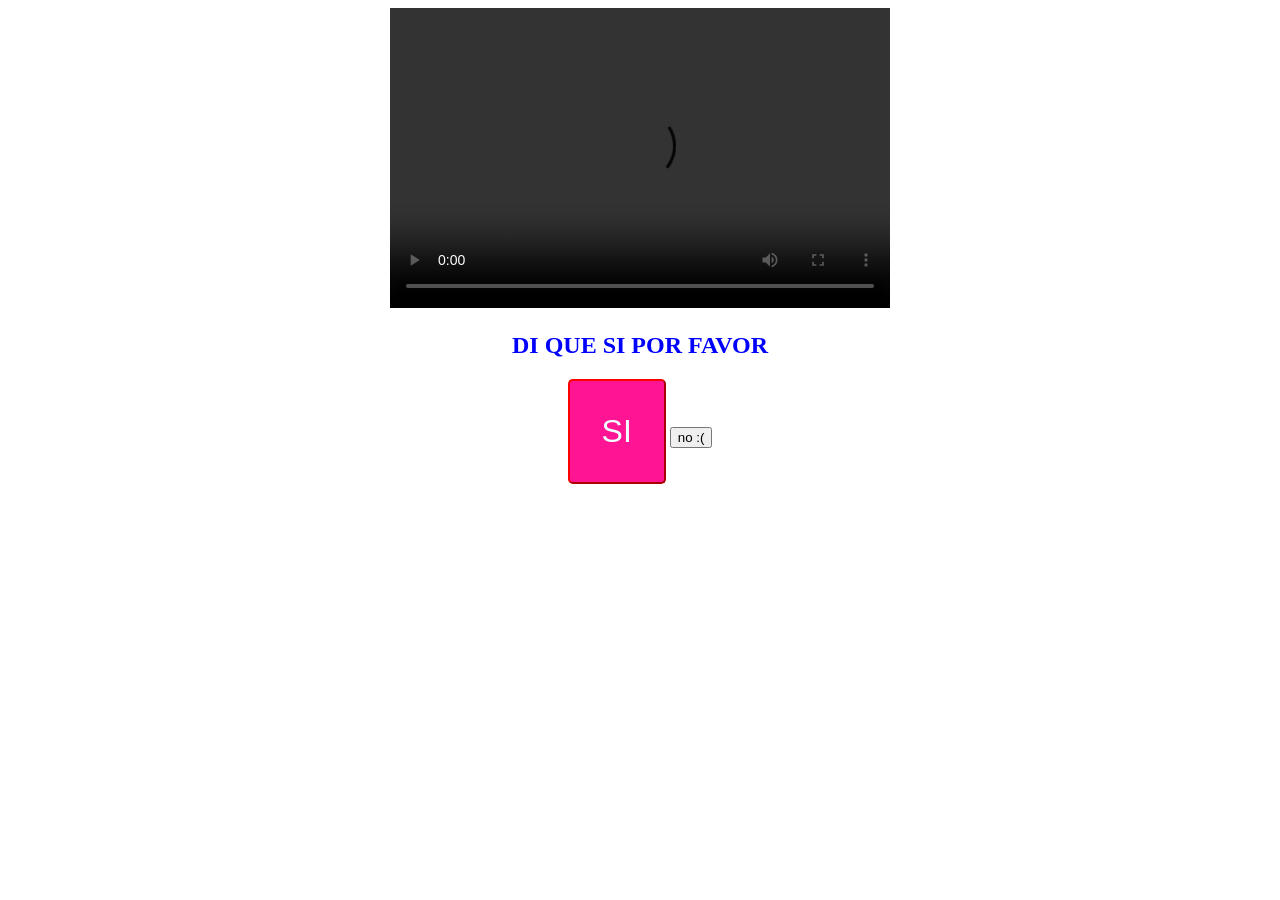
<file: amarre/index.html>
<!DOCTYPE html>
<html lang="en">
<head>
    <meta charset="UTF-8">
    <meta http-equiv="X-UA-Compatible" content="IE=edge">
    <meta name="viewport" content="width=device-width, initial-scale=1.0">
    <title>¿Quières ser mi novia?</title>
    <link rel="stylesheet" href="./index.css">
    <script src="./AntesDelBody.js"></script>
</head>
<body>
    <article>
        <section class="modo_sex">
            <h1>MODO SEX ATIVADO</h1>
            <img src="./Media/patricio.jpg" alt="sexAct">
        </section>
        <video width="500" height="300" controls loop>
            <source src="./Media/video.mp4" type="video/mp4">
            NO SE PUEDE VER ESTE VIDEO
        </video>
        <h1>DI QUE SI POR FAVOR</h1>
        <button id="btnS">SI</button>
        <button id="btnN">no :(</button>
    </article>
</body>
    <script src="./index.js"></script>
</html>
</file>
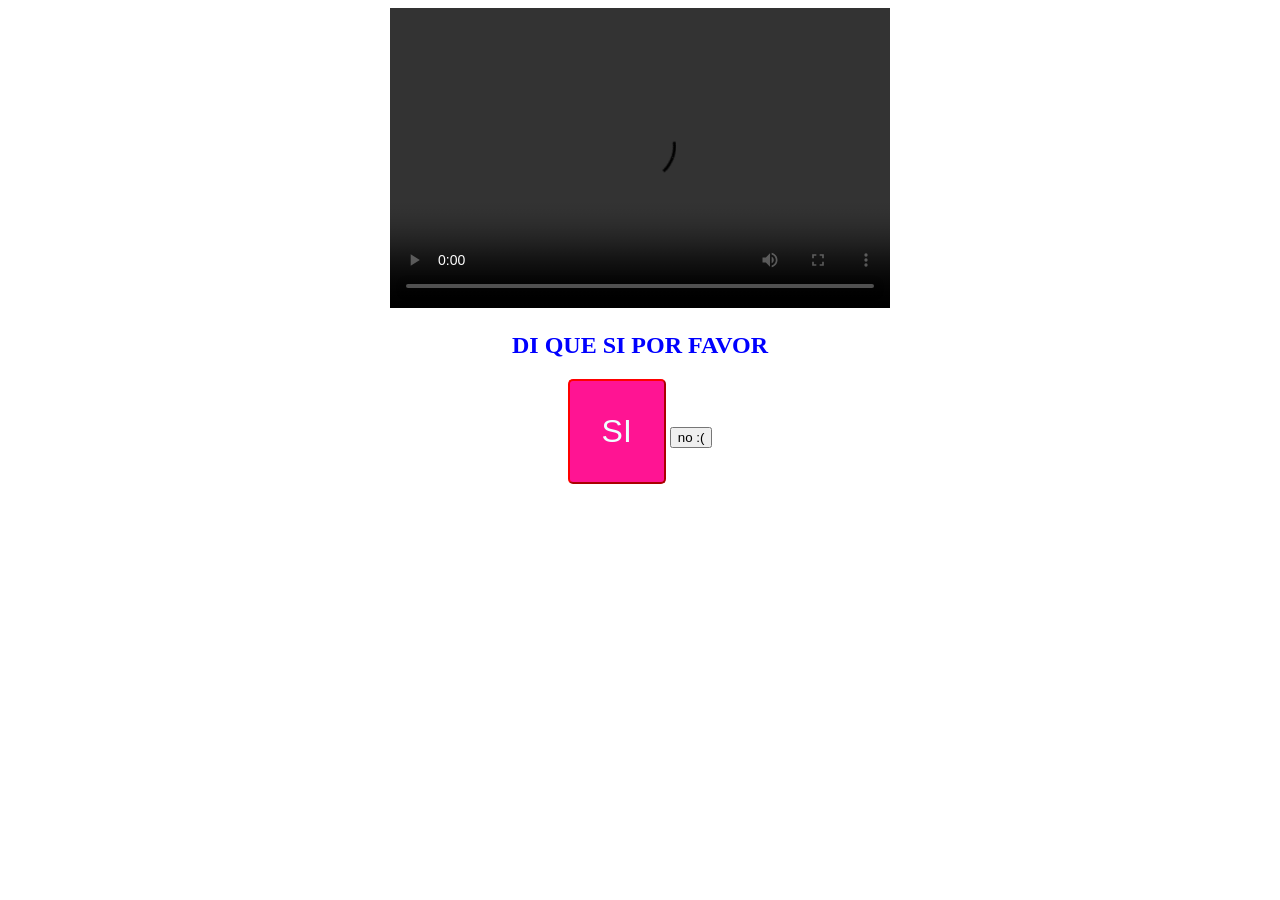
<file: HTML/index.html>
<!DOCTYPE html>
<html lang="en">
<head>
    <meta charset="UTF-8">
    <meta http-equiv="X-UA-Compatible" content="IE=edge">
    <meta name="viewport" content="width=device-width, initial-scale=1.0">
    <title>¿Quières ser mi novia?</title>
    <link rel="stylesheet" href="../CSS/index.css">
    <script src="../JS/AntesDelBody.js"></script>
</head>
<body>
    <article>
        <section class="modo_sex">
            <h1>MODO SEX ATIVADO</h1>
            <img src="../Imagenes/Media/patricio.jpg" alt="sexAct">
        </section>
        <video width="500" height="300" controls loop>
            <source src="../Imagenes/Media/video.mp4" type="video/mp4">
            NO SE PUEDE VER ESTE VIDEO
        </video>
        <h1>DI QUE SI POR FAVOR</h1>
        <button id="btnS">SI</button>
        <button id="btnN">no :(</button>
    </article>
</body>
    <script src="../JS/index.js"></script>
</html>
</file>
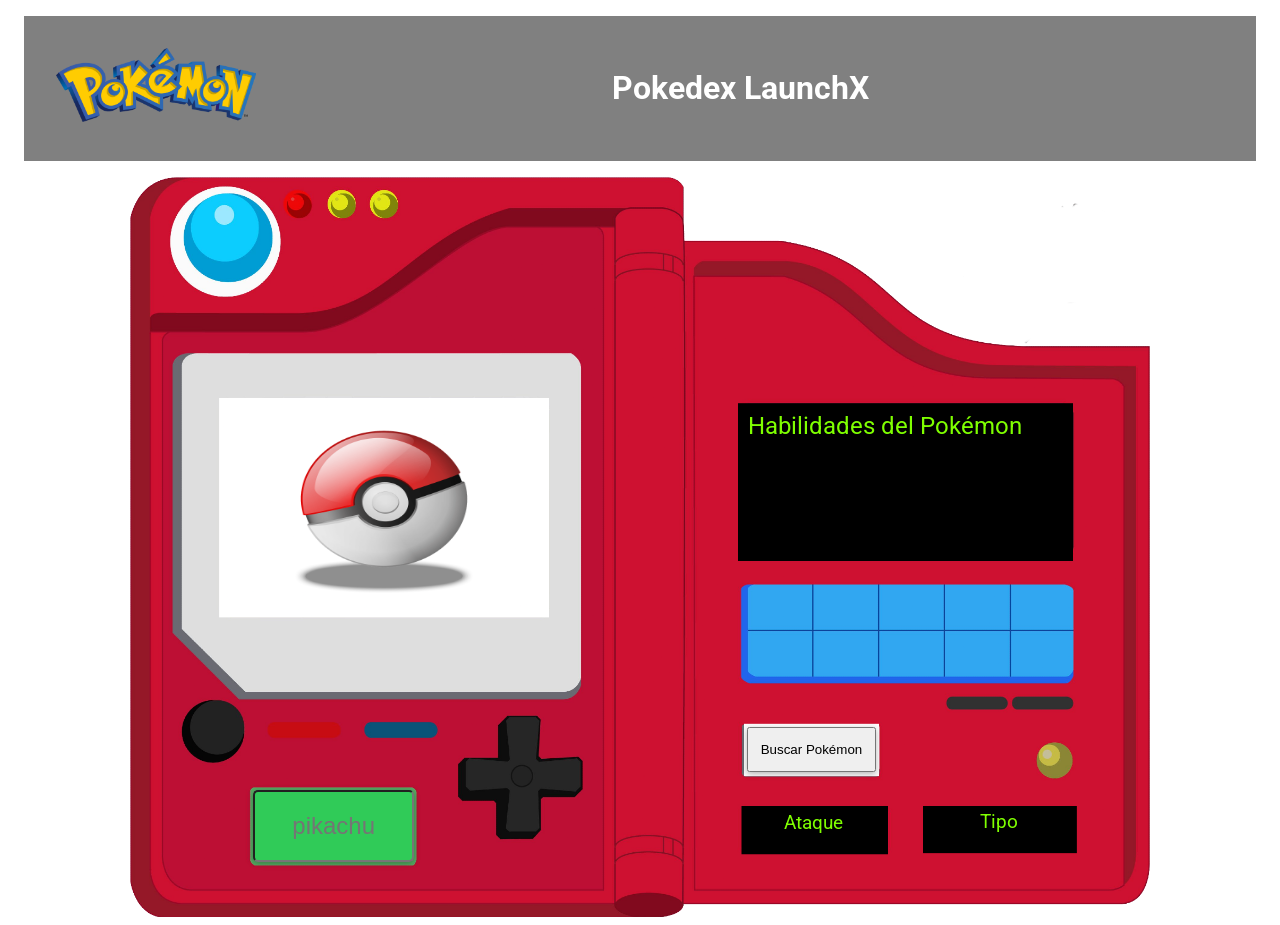
<file: HTML/Pokedex.html>
<!DOCTYPE html>
<html lang="en">
<head>
    <meta charset="UTF-8">
    <meta http-equiv="X-UA-Compatible" content="IE=edge">
    <meta name="viewport" content="width=device-width, initial-scale=1.0">
    <link rel="preconnect" href="https://fonts.googleapis.com">
    <link rel="preconnect" href="https://fonts.gstatic.com" crossorigin>
    <link href="https://fonts.googleapis.com/css2?family=Roboto:wght@400;700&display=swap" rel="stylesheet">
    <title>Pokedex LaunchX</title>
    <link rel="stylesheet" href="../CSS/Pokedex.css">    
</head>
<body>
    <header>
        <img src="../Imagenes/Pokedex/Pokémon.png" alt="pokedex">
        <h1>Pokedex LaunchX</h1>
    </header>
    <article class="container">
        <div class="pokephoto">
            <img src="../Imagenes/Pokedex/pokeball.png" alt="Pokemon" id="pokeImg" width="220px" height="220px">
            <input type="text" placeholder="pikachu" id="pokeName" name="pokeName">
        </div>
        <div class="pokeinfo">
            <div id="pokedata">Habilidades del Pokémon</div>
            <button onclick="fetchPokemon()">Buscar Pokémon</button>
            <div id="pokedataA">Ataque</div>
            <div id="pokedataT">Tipo</div>
        </div>
    </article>
</body>
<footer>
    <script src="../JS/Pokedex.js"></script>
</footer>
</html>
</file>
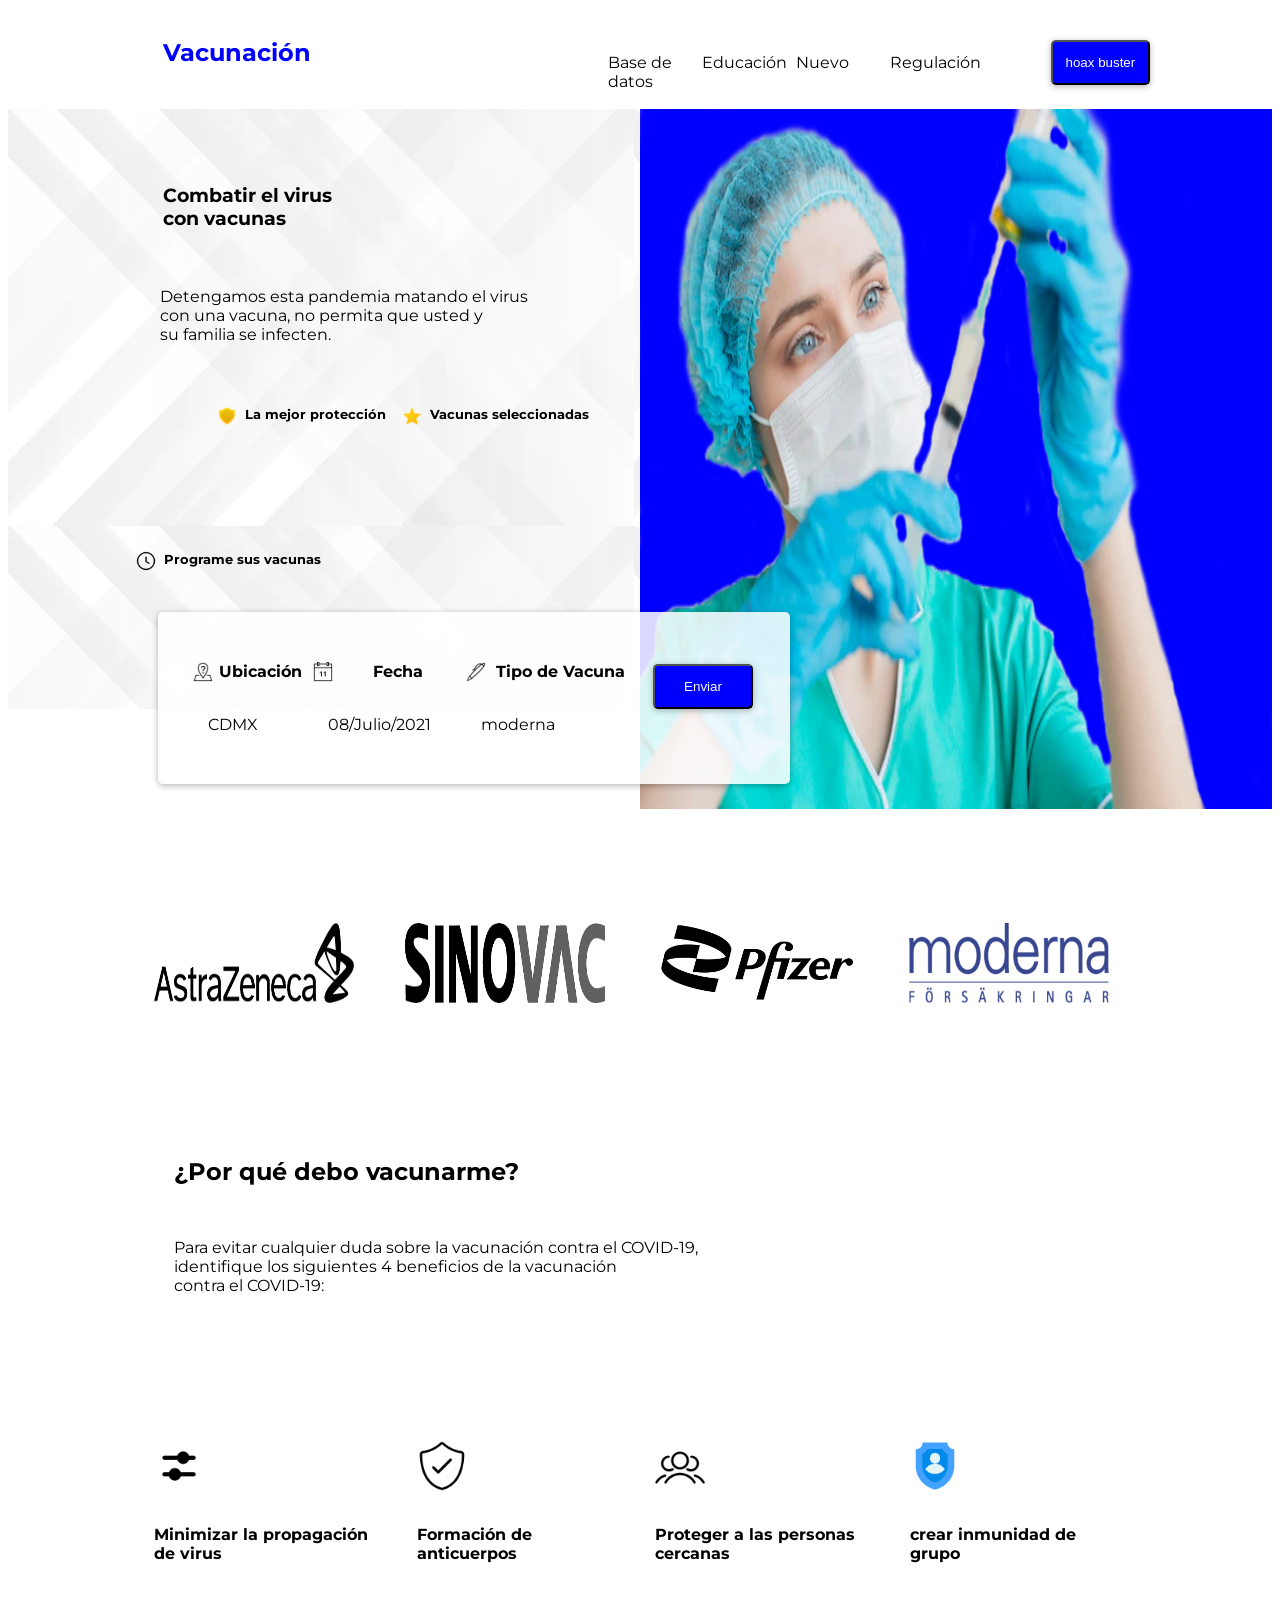
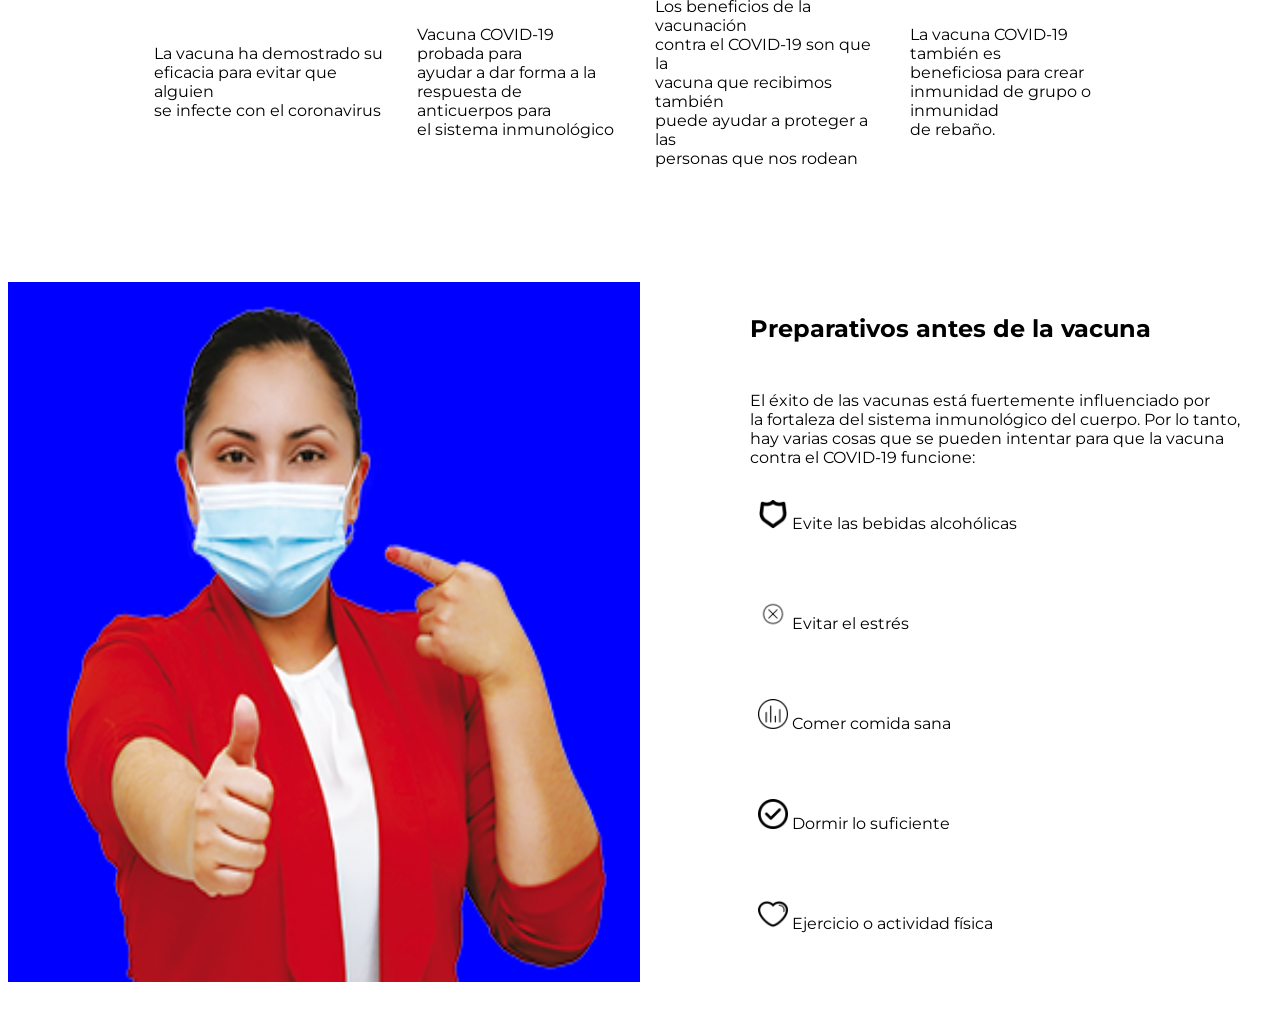
<file: HTML/Vacunacion.html>
<!DOCTYPE html>
<html lang="en">
<head>
    <meta charset="UTF-8">
    <meta http-equiv="X-UA-Compatible" content="IE=edge">
    <meta name="viewport" content="width=device-width, initial-scale=1.0">
    <link rel="preconnect" href="https://fonts.googleapis.com">
    <link rel="preconnect" href="https://fonts.gstatic.com" crossorigin>
    <link href="https://fonts.googleapis.com/css2?family=Montserrat:wght@400;700&display=swap" rel="stylesheet"> 
    <link rel="stylesheet" href="../CSS/Vacunacion.css">
    <title>Vacunación</title>
</head>
<body>
    <header>
        <section>
            <h1>Vacunación</h1>
            <button type="submit">hoax buster</button>
            <a href="#Regulacion">Regulación</a>
            <a href="#Nuevo">Nuevo</a>
            <a href="#Educacion">Educación</a>
            <a href="#database">Base de datos</a>
        </section>
    </header>
    <article>
        <section>
            <div>
                <img src="../Imagenes/Vacunacion/vacuna.png" alt="Vacuna">
            </div>
            <div>
                <h1>Combatir el virus <br> con vacunas</h1>
                <p>Detengamos esta pandemia matando el virus<br>
                con una vacuna, no permita que usted y<br>
                su familia se infecten.</p>
            </div>
            <div class="programa">
                <h5><img class="icons" src="../Imagenes/Vacunacion/Iconos/reloj.png" alt="reloj">Programe sus vacunas</h5>
            </div>
            <div class="parrafo">
                <h5><img class="icons" src="../Imagenes/Vacunacion/Iconos/escudo.png" alt="vacunas">La mejor protección</h5class=>
            </div>
            <div class="parrafo">
                <h5><img class="icons" src="../Imagenes/Vacunacion/Iconos/estrella.png" alt="estrella">Vacunas seleccionadas</h5>
            </div>
        </section>
        <section>
            <table class="tabla">
                <tr>
                    <th><img class="icontab" src="../Imagenes/Vacunacion/Iconos/ubicacion.png" alt="ubicacion"> Ubicación</th>
                    <th><img class="icontab" src="../Imagenes/Vacunacion/Iconos/calendario.png" alt="">Fecha</th>
                    <th><img class="icontab" src="../Imagenes/Vacunacion/Iconos/bolígrafo.png" alt="">Tipo de Vacuna</th>
                    <th><button class="boton" type="submit">Enviar</button></th>
                </tr>
                <tr>
                    <td>CDMX</td>
                    <td>08/Julio/2021</td>
                    <td>moderna</td>
                </tr>
            </table>    
        </section>
    </article>
    <section>
        <table class="marcas">
            <tr>
                <th><img class="logos" src="../Imagenes/Vacunacion/Logos/astrazeneca.png" alt="AztraZeneca"></th>
                <th><img class="logos" src="../Imagenes/Vacunacion/Logos/sinovac.png" alt="Sinovac"></th>
                <th><img class="logos" src="../Imagenes/Vacunacion/Logos/pfizer.png" alt="Pfizer"></th>
                <th><img class="logos" src="../Imagenes/Vacunacion/Logos/moderna.png" alt="moderna"></th>
            </tr>
        </table>
    </section>
    <section>
        <h1 class="vacunar">¿Por qué debo vacunarme?</h1>
        <p class="vacunar">Para evitar cualquier duda sobre la vacunación contra el COVID-19,<br>
            identifique los siguientes 4 beneficios de la vacunación<br>
            contra el COVID-19:</p>
    </section>
    <section>
        <table class="marcas">
            <tr>
                <td><img class="logotabla" src="../Imagenes/Vacunacion/Iconos/filtrar.png" alt="filtrar"></td>
                <td><img class="logotabla" src="../Imagenes/Vacunacion/Iconos/antivirus.png" alt="antivirus"></td>
                <td><img class="logotabla" src="../Imagenes/Vacunacion/Iconos/grupos.png" alt="grupos"></td>
                <td><img class="logotabla" src="../Imagenes/Vacunacion/Iconos/secure.png" alt="secure"></td>
            </tr>
            <tr>
                <th>Minimizar la propagación de virus</th>
                <th>Formación de anticuerpos</th>
                <th>Proteger a las personas cercanas</th>
                <th>crear inmunidad de grupo</th>
            </tr>
            <tr>
                <td>La vacuna ha demostrado su <br> 
                    eficacia para evitar que alguien <br> 
                    se infecte con el coronavirus</td>
                <td>Vacuna COVID-19 probada para <br> 
                    ayudar a dar forma a la <br> 
                    respuesta de anticuerpos para <br> 
                    el sistema inmunológico</td>
                <td>Los beneficios de la vacunación <br> 
                    contra el COVID-19 son que la <br> 
                    vacuna que recibimos también <br>
                     puede ayudar a proteger a las <br> 
                     personas que nos rodean</td>
                <td>La vacuna COVID-19 también es <br> 
                    beneficiosa para crear <br> 
                    inmunidad de grupo o inmunidad <br> 
                    de rebaño.</td>
            </tr>
        </table>
    </section>
    <section>
        <div class="preparativos">
            <h1>Preparativos antes de la vacuna</h1>
            <p>El éxito de las vacunas está fuertemente influenciado por <br>
                la fortaleza del sistema inmunológico del cuerpo. Por lo tanto,<br>
                hay varias cosas que se pueden intentar para que la vacuna<br>
                contra el COVID-19 funcione:</p> 
            <ol>            
                <li><a href="#estres"><img src="../Imagenes/Vacunacion/Iconos/proteger.png"> Evite las bebidas alcohólicas</a></li>
                <li><a href="#estres"><img src="../Imagenes/Vacunacion/Iconos/cerrar.png" alt="cerrar"> Evitar el estrés</a></li>
                    <!--<ul>
                        <li id="estres">El estrés tiene un efecto profundo en el trabajo inmunológico.<br>
                            Además, el estrés prolongado puede aumentar el cortisol<br>
                            la producción y el estrés oxidativo en el cuerpo.</li>
                    </ul>-->
                    
                <li><a href="#estres"><img src="../Imagenes/Vacunacion/Iconos/ecualizador.png" alt="ecualizador"> Comer comida sana</a></li>
                <li><a href="#estres"><img src="../Imagenes/Vacunacion/Iconos/cheque.png" alt="cheque"> Dormir lo suficiente</a></li>
                <li><a href="#estres"><img src="../Imagenes/Vacunacion/Iconos/corazon.png" alt="corazon"> Ejercicio o actividad física</a></li>
            </ol>
        </div>
        <div>
            <img src="../Imagenes/Vacunacion/Persona.png" alt="persona">
        </div>
    </section>

</body>
</html>
</file>
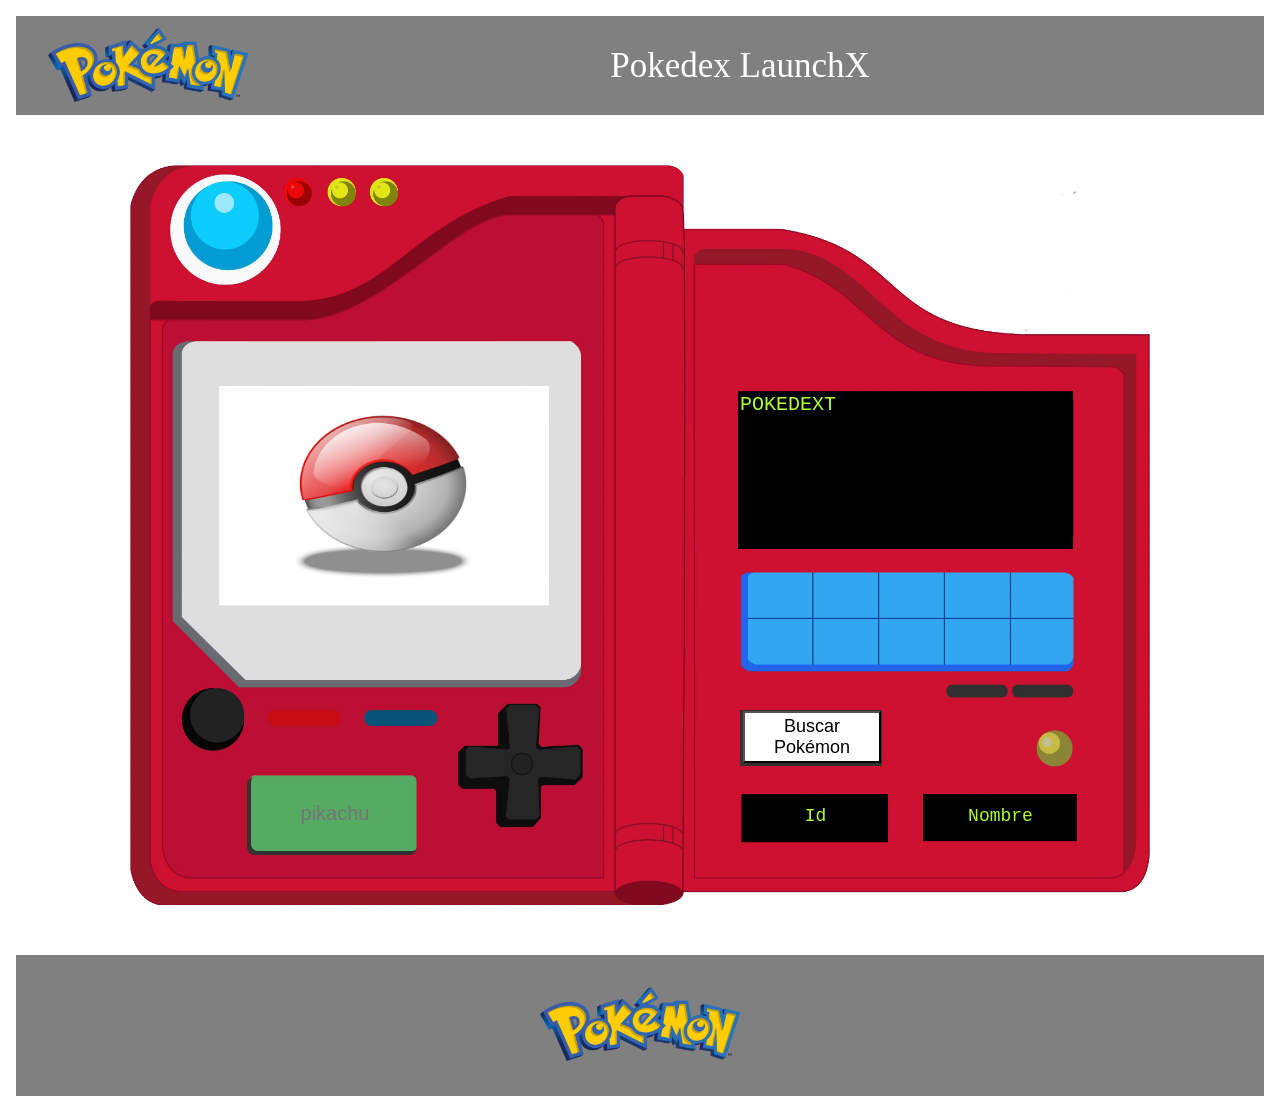
<file: pokedex/Pokedex.html>
<!DOCTYPE html>
<html lang="en">
<head>
    <meta charset="UTF-8">
    <title>Pokedex LaunchX</title>
    <link rel="stylesheet" href="./css/reset.css">
    <link rel="stylesheet" href="./css/Pokedex.css">    
</head>
<body>
    <header>
        <img src="./Pokedex/Pokémon.png" alt="pokedex">
        <h1>Pokedex LaunchX</h1>
    </header>
    <main class="container">
        <div class="pokephoto">
            <img src="./Pokedex/pokeball.png" alt="Pokemon" id="pokeImg" width="220px" height="220px">
            <input type="text" placeholder="pikachu" id="pokeName" name="pokeName">
        </div>
        <div class="pokeinfo">
            <textarea disabled id="pokedata" cols="30" rows="10">POKEDEXT</textarea>
            <button class="btn" onclick="fetchPokemon()">Buscar Pokémon</button>
            <textarea disabled class="dato" id="pokeid" cols="30" rows="10">Id</textarea>
            <textarea disabled class="dato" id="pokeNomb" cols="30" rows="10">Nombre</textarea>
        </div>
    </main>

    <footer>
        <img src="./Pokedex/Pokémon.png" alt="pokedex">
    </footer>
</body>
<script src="./js/Pokedex.js"></script>
</html>
</file>
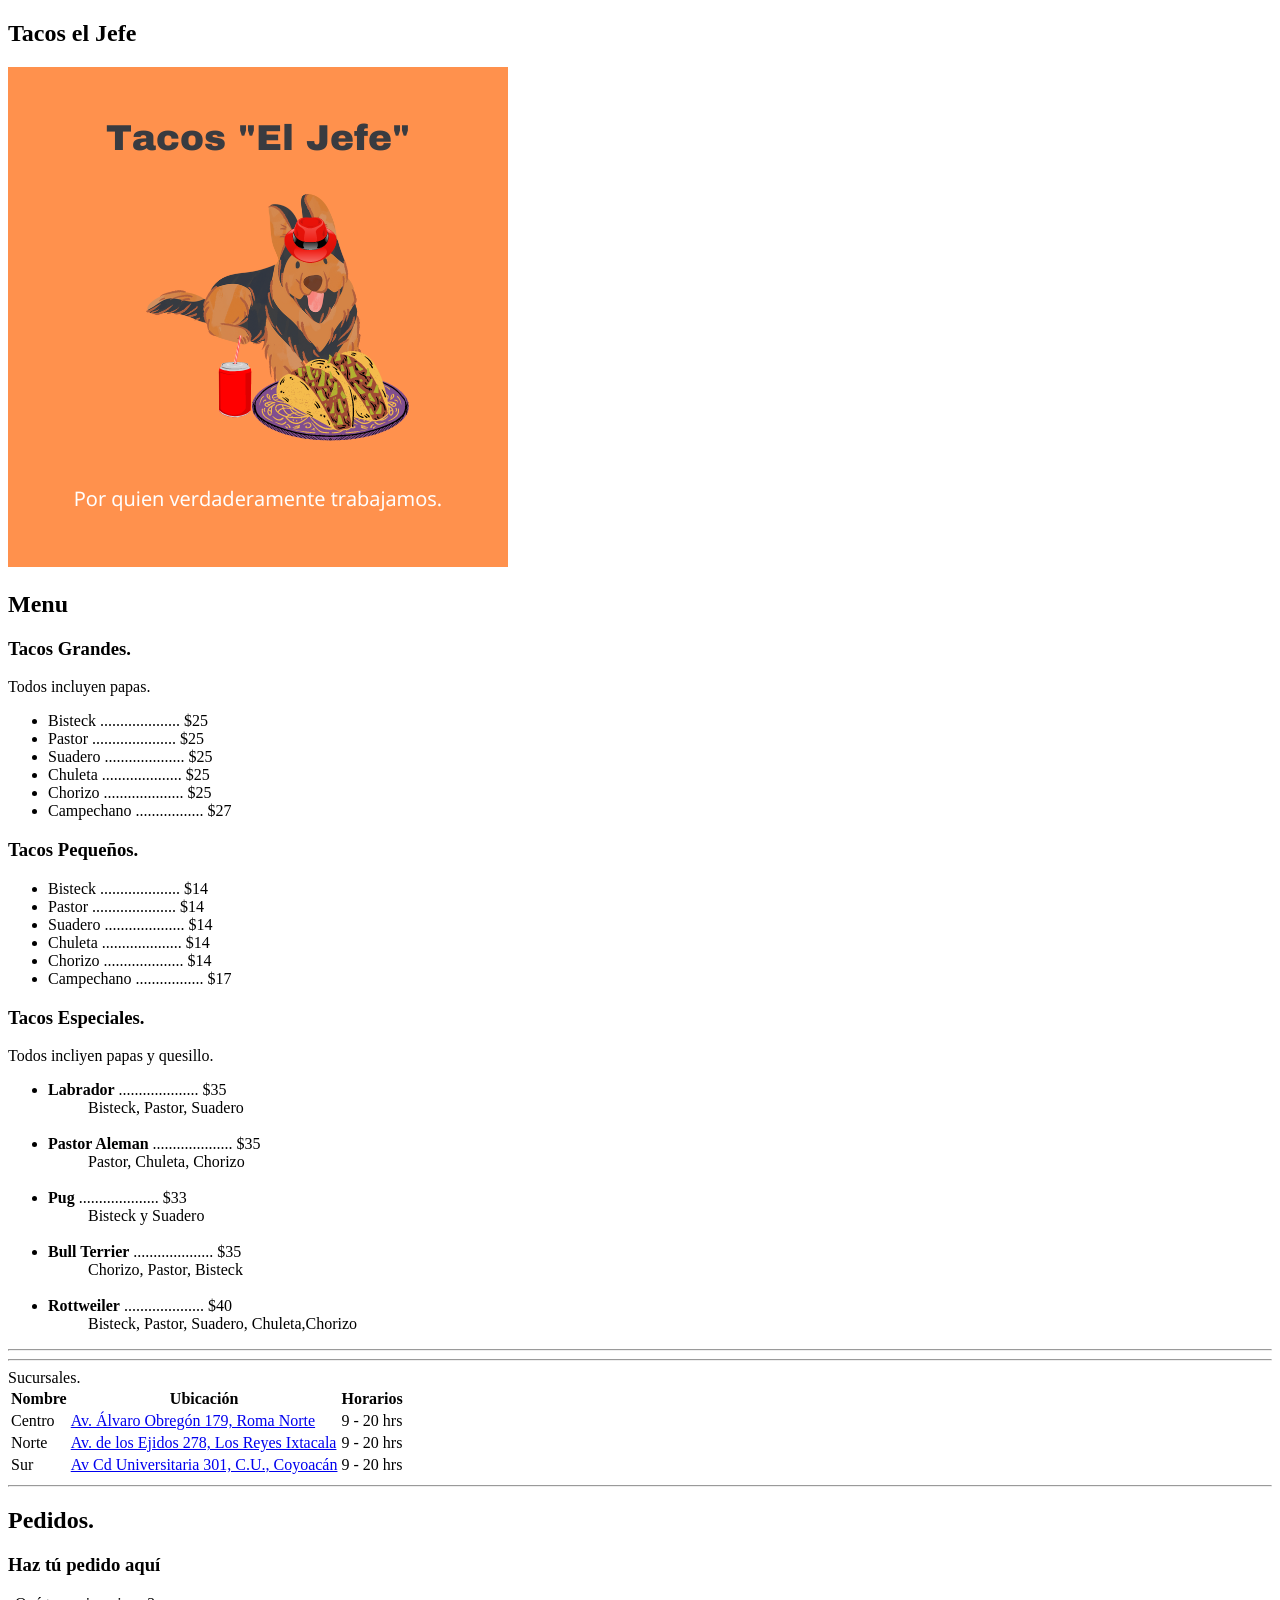
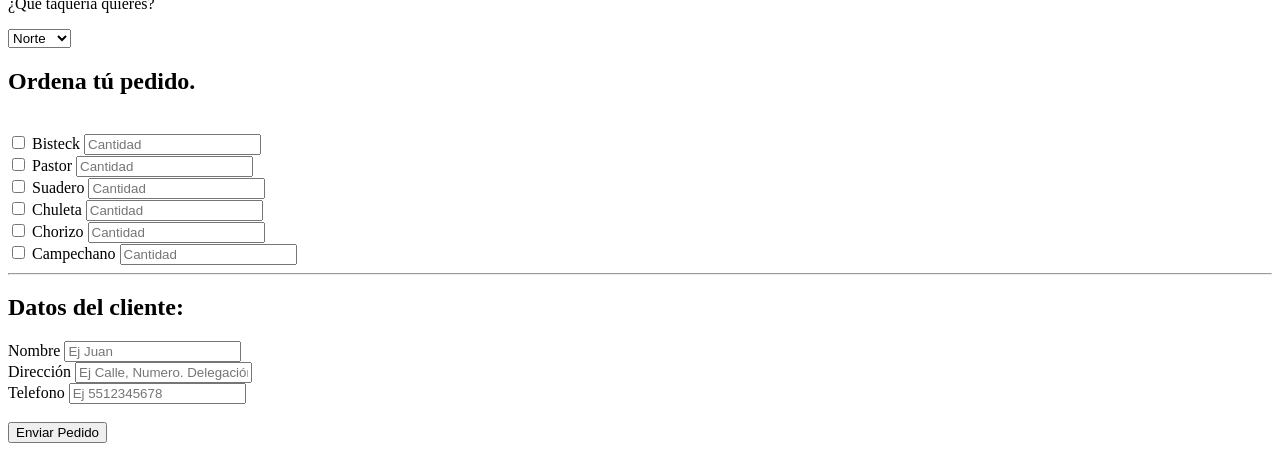
<file: TacosElJefe/TacosElJefe.html>
<!DOCTYPE html>
<html>
<head>
    <meta charset="UTF-8">
    <meta http-equiv="X-UA-Compatible" content="IE=edge">
    <meta name="viewport" content="width=device-width, initial-scale=1.0">
    <title>Tacos el Jefe</title>
</head>
<body>
    <!-- Headings -->
    <section>
        <h1>Tacos el Jefe</h1>

        <img src="./Imagenes/TacosElJefe.png" alt="Logo Tacos el Jefe"/>
    </section>
    
    <section>
        <h2> Menu </h2>
        <h3> Tacos Grandes.</h3>
        <p>Todos incluyen papas.</p>
        <ul>
            <li>Bisteck .................... $25</li>
            <li>Pastor ..................... $25</li>
            <li>Suadero .................... $25</li>
            <li>Chuleta .................... $25</li>
            <li>Chorizo .................... $25</li>
            <li>Campechano ................. $27</li>
        </ul>
        <h3>Tacos Pequeños.</h3>
        <ul>
        <li>Bisteck .................... $14</li>
        <li>Pastor ..................... $14</li>
        <li>Suadero .................... $14</li>
        <li>Chuleta .................... $14</li>
        <li>Chorizo .................... $14</li>
        <li>Campechano ................. $17</li>
        </ul>   
        <h3>Tacos Especiales.</h3>
        <p>Todos incliyen papas y quesillo.</p>

        <ul>
        <li><b>Labrador </b> .................... $35</li>
        <dd>Bisteck, Pastor, Suadero</dd><br>
        <li><b>Pastor Aleman </b> .................... $35</li>
        <dd>Pastor, Chuleta, Chorizo</dd><br>
        <li><b>Pug </b> .................... $33</li>
        <dd>Bisteck y Suadero</dd><br>
        <li><b>Bull Terrier</b> .................... $35</li>
        <dd>Chorizo, Pastor, Bisteck</dd><br>
        <li><b>Rottweiler</b> .................... $40</li>
        <dd>Bisteck, Pastor, Suadero, Chuleta,Chorizo</dd>
        </ul> 
    </section>

    <hr>
    
    <section>
        <hr>Sucursales.</hr>
        <table>
            <tr>
                <th>Nombre</th>
                <th>Ubicación</th>
                <th>Horarios</th>
            </tr>
            <tr>
                <td>Centro</td>
                <td><a href ="https://g.page/taqueria-orinoco?share" target="_blank"> Av. Álvaro Obregón 179, Roma Norte </a> </a></td>
                <td>9 - 20 hrs</td>
            </tr>
            <tr>
                <td>Norte</td>
                <td><a href="https://g.page/MiPan-mx?share" target="_blank"> Av. de los Ejidos 278, Los Reyes Ixtacala </a></td>
                <td>9 - 20 hrs</td>
            </tr>
            <tr>
                <td>Sur</td>
                <td><a href="https://goo.gl/maps/KgkuVTfgwRZyRM7r7" target="_blank"> Av Cd Universitaria 301, C.U., Coyoacán </a></td>
                <td>9 - 20 hrs</td>
            </tr>
        </table>
    </section>
    
    <hr>

    <section>
        <h2>Pedidos.</h2>
        <h3>Haz tú pedido aquí</h3>

        <p>¿Qué taqueria quieres?</p>
        <form action="">
            <select>
                <option value="Norte">Norte</option>
                <option value="Centro">Centro</option>
                <option value="Sur">Sur</option>
            </select>
        </form>

        <h2>Ordena tú pedido.</h2><br>
        <input type="checkbox" id="Bisteck" name="Bisteck" value="Bisteck">
        <label for="Bisteck">Bisteck</label>
        <input type="number" id="BisteckNumber" name="BisteckNumber" placeholder="Cantidad">
        <br>
        <input type="checkbox" id="Pastor" name="Pastor" value="Pastor">
        <label for="Pastor">Pastor</label>
        <input type="Number" id="PastorNumber" name="PastorNumber" placeholder="Cantidad">
        <br>
        <input type="checkbox" id="Suadero" name="Suadero" value="Suadero">
        <label for="Suadero">Suadero</label>
        <input type="Number" id="SuaderoNumber" name="SuaderoNumber" placeholder="Cantidad">
        <br>
        <input type="checkbox" id="Chuleta" name="Chuleta" value="Chuleta">
        <label for="Chuleta">Chuleta</label>
        <input type="Number" id="ChuletaNumber" name="ChuletaNumber" placeholder="Cantidad">
        <br>
        <input type="checkbox" id="Chorizo" name="Chorizo" value="Chorizo">
        <label for="Chorizo">Chorizo</label>
        <input type="Number" id="ChorizoNumber" name="ChorizoNumber" placeholder="Cantidad">
        <br>
        <input type="checkbox" id="Campechano" name="Campechano" value="Campechano">
        <label for="Campechano">Campechano</label>
        <input type="Number" id="CampechanoNumber" name="CampechanoNumber" placeholder="Cantidad">
    </section>

    <hr>

    <section>
    <h2>Datos del cliente:</h2>
    <label for="Nombre">Nombre</label>
    <input type="text" id="Nombre" name="Nombre" placeholder="Ej Juan">
    <br>
    <label for="Dirección">Dirección</label>
    <input type="text" id="Dirección" name="Dirección" placeholder="Ej Calle, Numero. Delegación">
    <br>
    <label for="Telefono">Telefono</label>
    <input type="text" id="Telefono" name="Telefono" placeholder="Ej 5512345678">
    <br><br>

    <button type="submit">Enviar Pedido</button>
    <br><br>
    </section>
</body>
</html>
</file>
<file: amarre/index.css>
article {
    text-align: center;
    margin: 0 auto;
}
button:hover {
    cursor: pointer;
}

h1 {
    color: blue;
}

.modo_sex {
    height: 2000px;
    position: absolute;
    display: none;
    width: 100%;
    background-color: red;
}

#btnS {
    background-color: deeppink;
    border-color: red;
    color: azure;
    font-size: xx-large;
    padding: 32px;
    text-align: center;
    border-radius: 5px;
}

.modo_sex img {
    width: 700px;
}
</file>
<file: CSS/index.css>
article {
    text-align: center;
    margin: 0 auto;
}
button:hover {
    cursor: pointer;
}

h1 {
    color: blue;
}

.modo_sex {
    height: 2000px;
    position: absolute;
    display: none;
    width: 100%;
    background-color: red;
}

#btnS {
    background-color: deeppink;
    border-color: red;
    color: azure;
    font-size: xx-large;
    padding: 32px;
    text-align: center;
    border-radius: 5px;
}

.modo_sex img {
    width: 700px;
}
</file>
<file: CSS/Pokedex.css>
html {
    font-family: 'Roboto', sans-serif;
}

header {
    background: grey;
    padding: 2rem;
    margin: 1rem;
}

header img {
    width: 200px;
    float: left;
    position: relative;
}

header h1 {
    text-align: center;
    color: white;
}

.container {
    background-image: url(../Imagenes/Pokedex/pokedex.png);
    background-size: 1020px;
    display: flex;
    width: 1020px;
    height: 740px;
    margin: 0 auto;
}

.pokephoto {
    width: 740px;
    height: 740px;
}

.pokeinfo {
    width: 700px;
    height: 740px;
}

.pokephoto img {
    padding-left: 9rem;
    padding-top: 14rem;
}

input {
    background-color: #30CB58;
    border-radius: 5px;
    color: white;
    text-align: center;
    font-size: x-large;
    width: 153px;
    height: 66px;
    margin-left: 7.7rem;
    margin-top: 10.3rem;
    box-shadow: 0 0.1rem 0.4rem rgba(0,0,0,0.3);    
    transition: box-shadow 0.3s ease;
    cursor: pointer;
}


#pokedata {
    background-color: transparent;
    color: chartreuse;
    font-size: x-large;
    width: 315px;
    height: 142px;
    margin-top: 235px;
    margin-left: 94px;
}

button {
    width: 129px;
    height: 45px;
    margin-left: 5.8rem;
    margin-top: 10.8rem;
    box-shadow: 0 0.1rem 0.4rem rgba(0,0,0,0.3);
    transition: box-shadow 0.3s ease;
    cursor: pointer;
    float: left;
}


#pokedataA {
    background-color: transparent;
    text-align: center;
    color: chartreuse;
    font-size: larger;
    width: 138px;
    height: 40px;
    margin-top: 257px;
    margin-left: -131px;
    float: left;
}
#pokedataT {
    background-color: transparent;
    text-align: center;
    color: chartreuse;
    font-size: larger;
    width: 145px;
    height:40px;
    margin-top: 256px;
    margin-left: 44px;
    float:left;
}
</file>
<file: CSS/Vacunacion.css>
html {
    font-family: 'Montserrat', sans-serif;
}

header {
    height: 6rem;
}

header h1 {
    color: blue;
    text-align: justify;
    float: left;
    margin: 5px;
    position: relative;
    left: 150px;
    top: 25px;
}

header a {
    text-decoration: none;
    float: right;
    margin: 15px;
    position: relative;
    width: 4rem;
    right: 200px;
    top: 30px;
}

header button{
    background-color: blue;
    padding: 0.8rem;
    color: white;
    float: right;
    margin: 2px;
    position: relative;
    right: 120px;
    top: 30px;
    box-shadow: 0 0.1rem 0.4rem rgba(0,0,0,0.3);
    border-radius: 5px;
}

article {
    background-image: url(../Imagenes/Vacunacion/fondo-blanco.webp);
    height: 600px;
}

article h1 {
    text-align: justify;
    margin: 5px;
    position: relative;
    left: 150px;
    top: 75px;
}

article p {
    text-align: justify;
    position: relative;
    left: 120px;
    top: 100px;
}

article img {
    float: right;
    background: blue;
    width: 50%;
    position: relative;
    height: 600px;
}

.parrafo {
    text-align: justify;
    position: relative;
    left: 0px;
    top: 100px;
    padding: 0.5rem;
    float:left;
}

.icons {
    background-color: transparent;
    width: 20px;
    height: 20px;
    margin-right: 0.5rem;
    float: left;
}

.programa {
    text-align: justify;
    position: relative;
    padding: 0.5rem;
    left: 120px;
    top: 245px;
    float: left;
    
}

.tabla {
    text-align: center;
    background: white;
    background-color: rgba(255,255,255,0.85);
    box-shadow: 0 0.1rem 0.4rem rgba(0,0,0,0.3);
    border-radius: 5px;
    position: relative;
    width: 50%;
    padding: 2rem;
    left: 150px;
    top: 260px;
}

.icontab{
    background-color: transparent;
    width: 20px;
    height: 20px;
    float: left;
}

.boton {
    background-color: blue;
    padding: 0.8rem;
    color: white;
    float: right;
    margin: 2px;
    width: 100px;
    position: relative;
    box-shadow: 0 0.1rem 0.4rem rgba(0,0,0,0.3);
    border-radius: 5px;
    top: 15px;
}

.marcas {
    box-shadow: rgba(0,0,0,0.3);
    width: 95%;
    margin: 0 auto;
    padding: 6rem;
}

.logos {
    width: 200px;
    height: 80px;
}

.vacunar {
    text-align-last:left;
    margin-left: 150px;
    padding: 1rem;
    
}

.logotabla {
    background-color: transparent;
    width: 50px;
    height: 50px;
    float: left;   
}

.marcas th, td {
    text-align: left;
    padding: 1rem;
}

.preparativos {
    text-align: left;
    float: right;

}

.preparativos h1, p {
    margin: 1rem;
    padding: 1rem;
}

div img {
    background-color: blue;
    width: 50%;
    height: 700px;
    position: relative;
}

li {
    list-style-type: none;
    height: 100px;
}

li img, a {
    background-color: transparent;
    width: 30px;
    height: 30px;
    text-decoration: none;
}

a:link {
    color: black;
}

a:visited {
    color: black;
}
</file>
<file: pokedex/css/Pokedex.css>
header, footer,.container, #pokeName, #pokedata {
    display: block;
    position: relative;
}


header, footer {
    background: grey;
    padding: 2rem;
    margin: 1rem;
    text-align: center;
}

header img {
    display: block;
    width: 200px;
    position: relative;
    float: left;
    top: -20px;
}

header h1 {
    display: inline-block;
    color: white;
    font-size: 35px;
}

.container {
    background-image: url(../Pokedex/pokedex.png);
    background-size: 1020px;
    width: 1020px;
    height: 740px;
    margin: 50px auto;
}

.pokephoto, .pokeinfo {
    display: inline-block;
    position: absolute;
    width: 50%;
    height: 740px;
}

.pokeinfo {
    right: 0%;
}

.pokephoto img {
    display: block;
    position: absolute;
    top: 221px;
    left: 143px;
}

#pokeName {
    height: 74px;
    width: 164px;
    top: 610px;
    left: 121px;
    background: transparent;
    color: white;
    text-align: center;
    font-size: 20px;
    border: none;
    outline: none;
    border-radius: 7px;
    box-shadow: -3px 3px 0px 1px rgb(50 50 50);
}

#pokedata {
    width: 330px;
    height: 153px;
    top: 226px;
    left: 98px;
    background: transparent;
    font-size: 20px;
    color: greenyellow;
    resize: none;
    border-radius: 5px;
    border: none;
}

.btn {
    display: block;
    position: absolute;
    top: 546px;
    left: 103px;
    width: 138px;
    height: 52px;
    background: transparent;
    font-size: 18px;
    box-shadow: -1px 1px 0px 2px rgb(50 50 50);
}

.dato {
    display: inline-block;
    position: relative;
    width: 145px;
    height: 35px;
    top: 469px;
    left: 101px;
    background: transparent;
    color: greenyellow;
    font-size: 18px;
    text-align: center;
    resize: none;
    border-radius: 5px;
    border: none;
    padding-top: 15px;
}

#pokeNomb {
    left: 133px;
}

footer img {
    width: 200px;
    position: relative;
    text-align: center;
}
</file>
